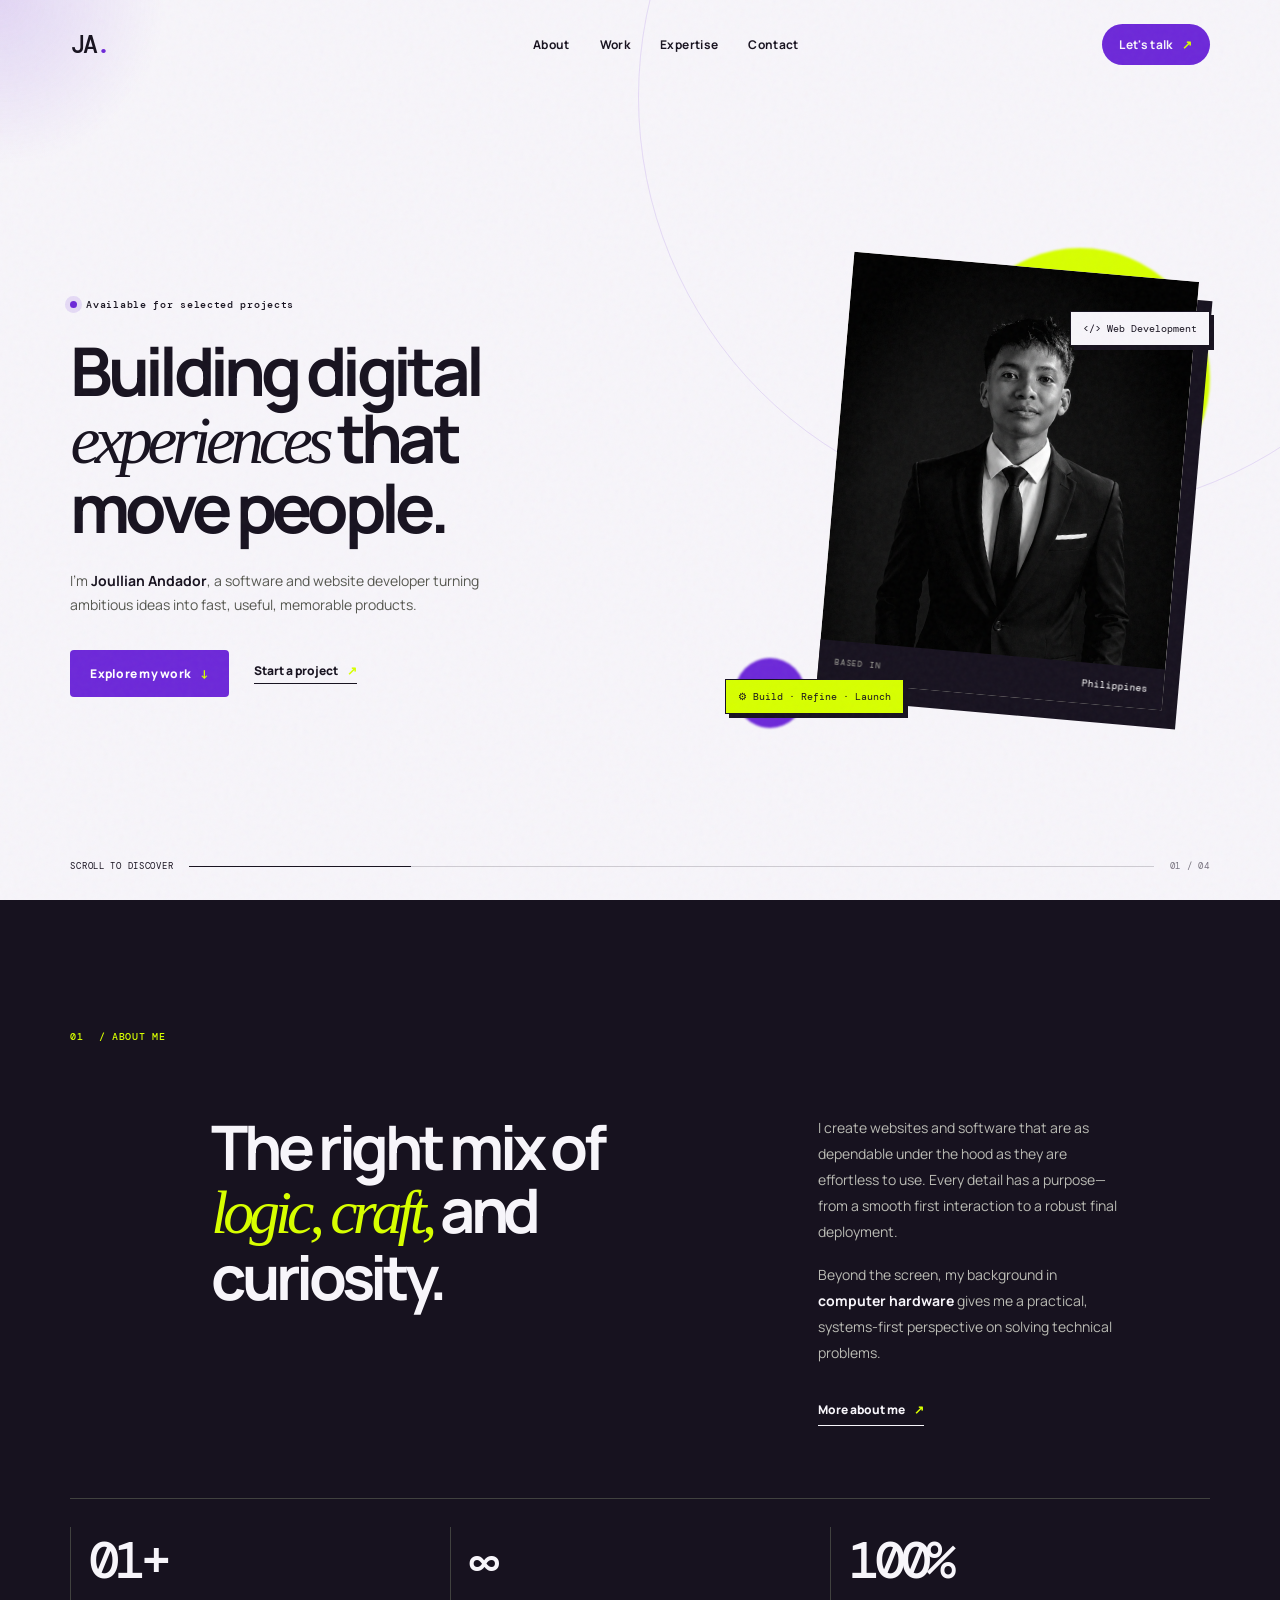
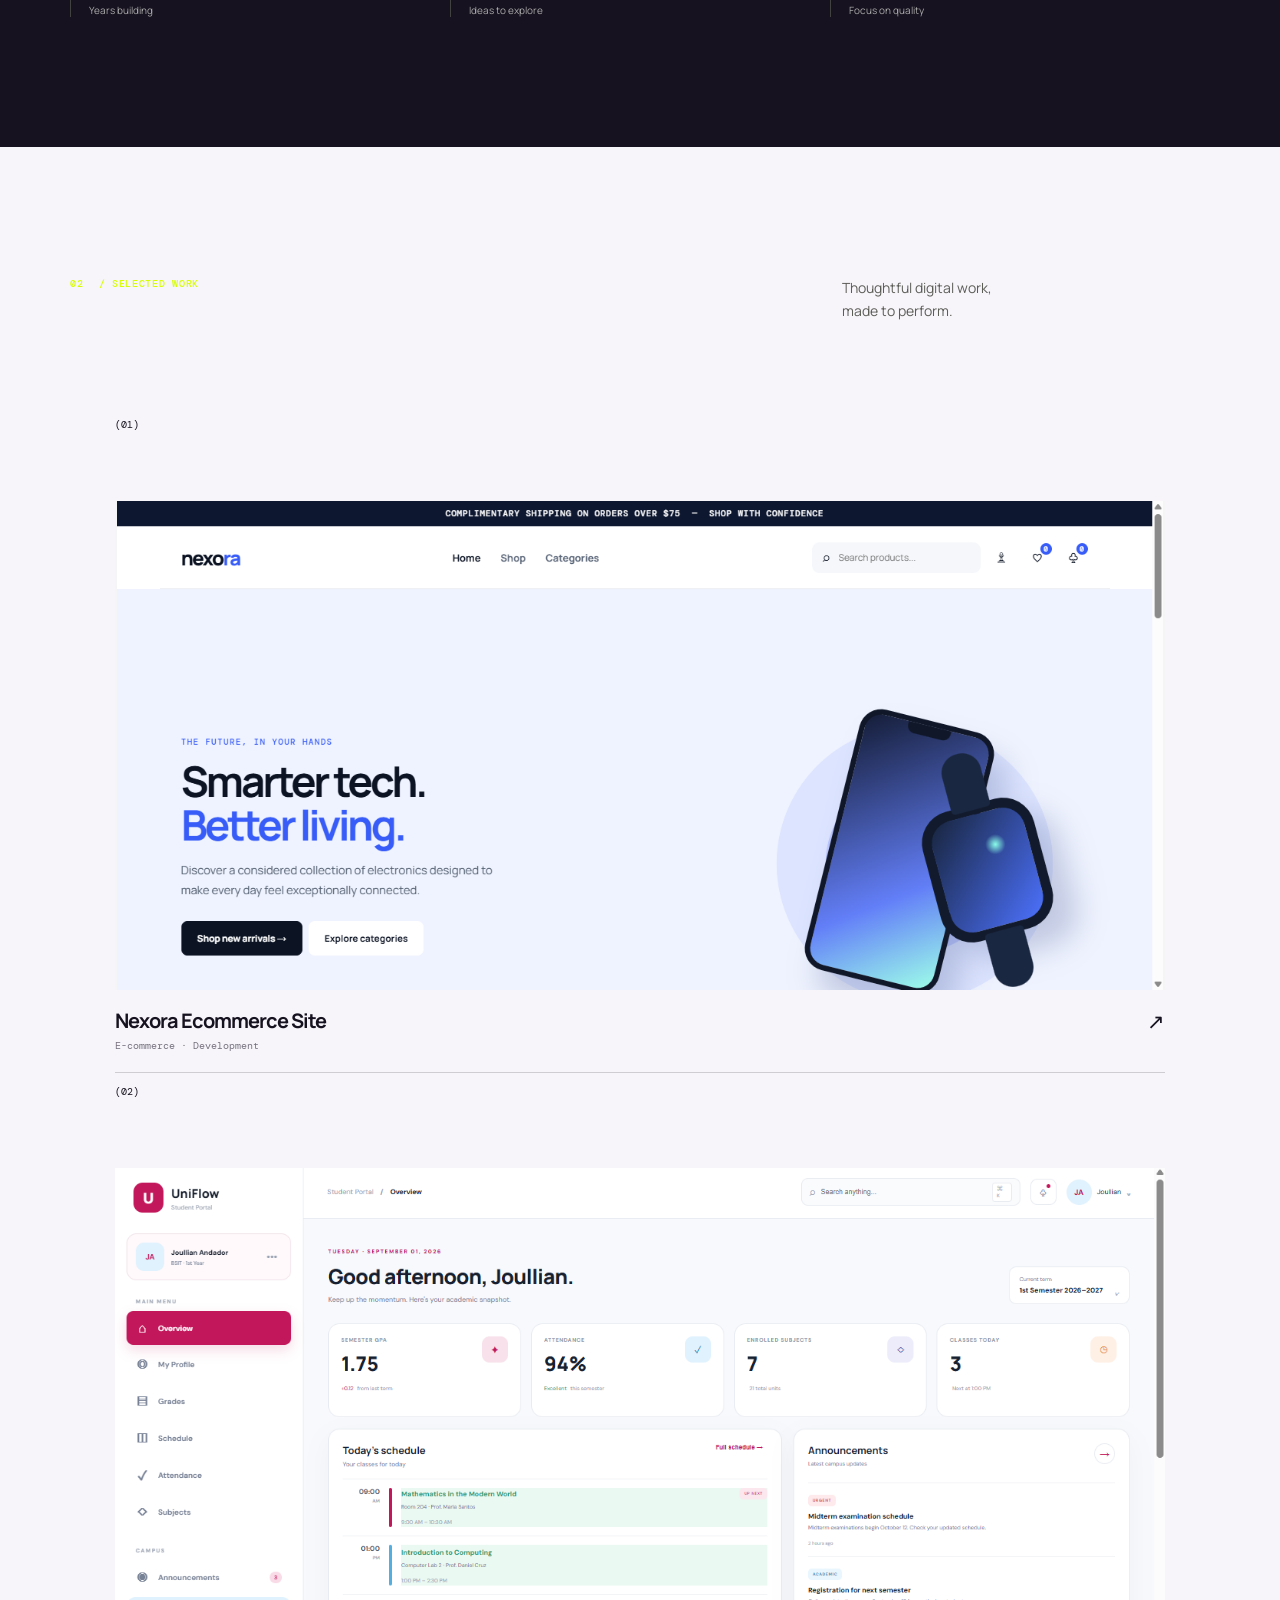
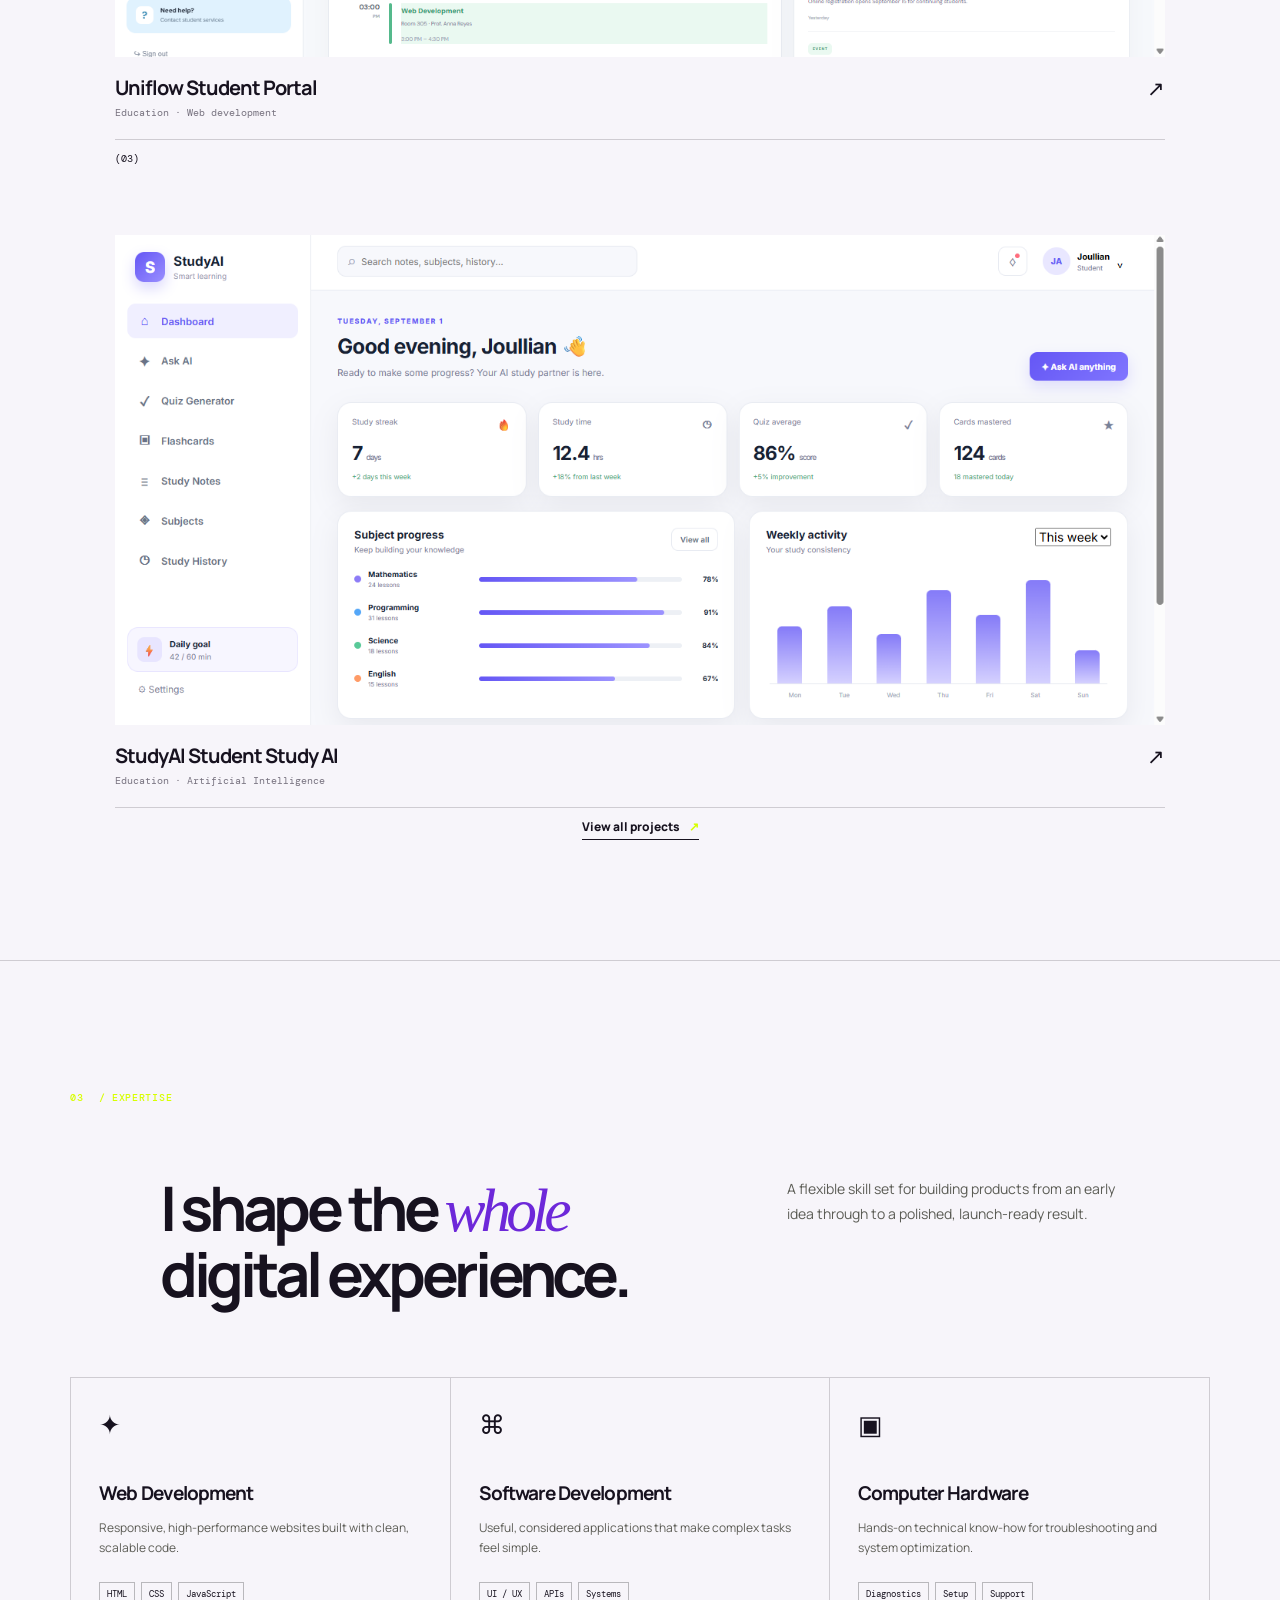
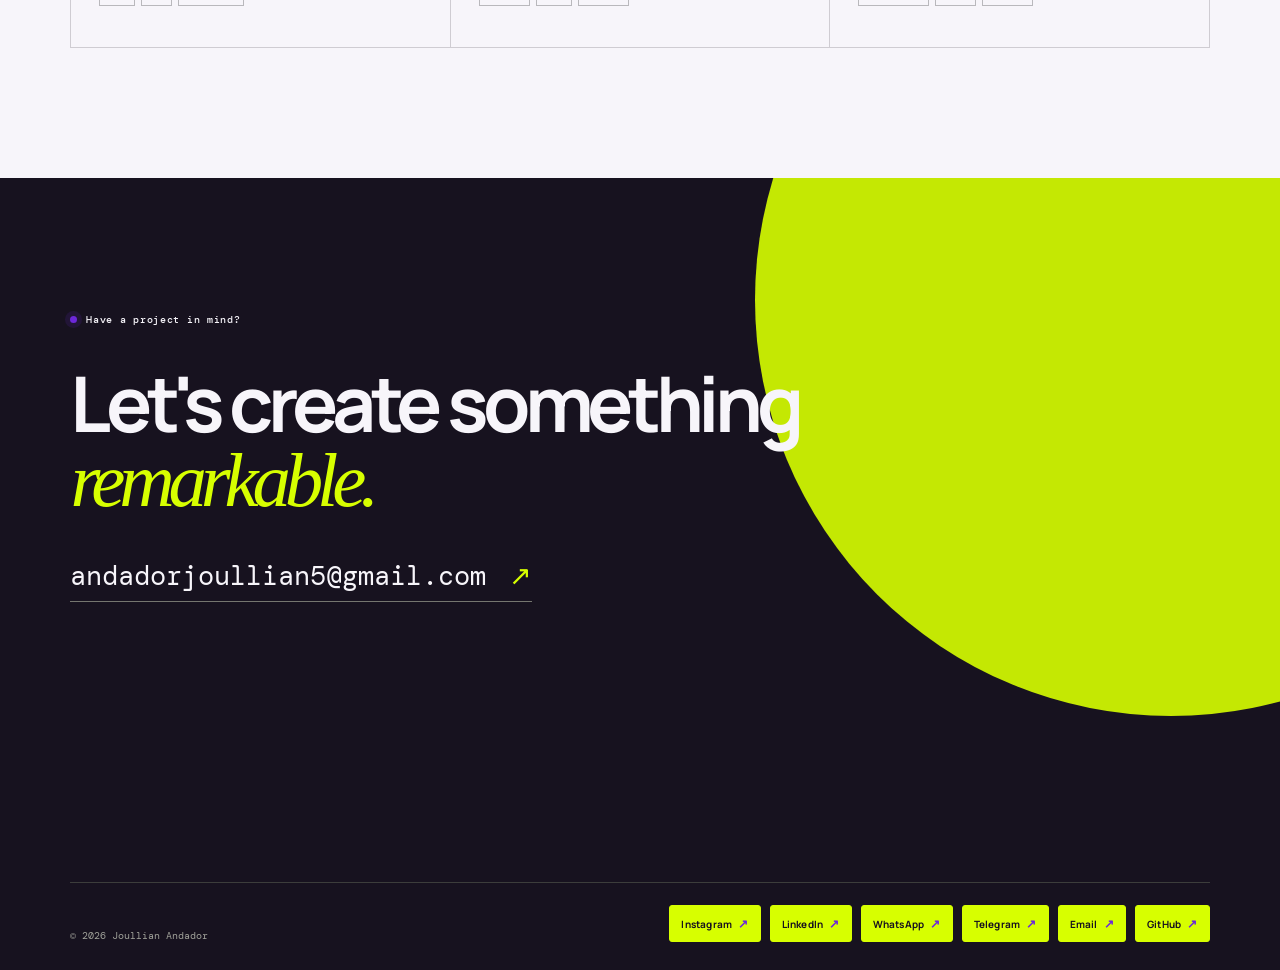
<file: index.html>
<!DOCTYPE html>
<html lang="en">
  <head>
    <meta charset="UTF-8" />
    <meta name="viewport" content="width=device-width, initial-scale=1.0" />
    <meta name="description" content="Joullian Andador — Software and Website Developer portfolio." />
    <title>Joullian Andador | Developer Portfolio</title>
    <link rel="preconnect" href="https://fonts.googleapis.com" />
    <link rel="preconnect" href="https://fonts.gstatic.com" crossorigin />
    <link href="https://fonts.googleapis.com/css2?family=DM+Mono:wght@400;500&family=Manrope:wght@400;500;600;700;800&display=swap" rel="stylesheet" />
    <link rel="stylesheet" href="styles.css" />
  </head>
  <body>
    <div class="noise"></div>
    <div class="cursor-glow"></div>

    <header class="site-header">
      <a class="brand" href="#home" aria-label="Joullian Andador home">JA<span>.</span></a>
      <button class="menu-toggle" aria-label="Open navigation" aria-expanded="false"><i></i><i></i></button>
      <nav class="nav" aria-label="Main navigation">
        <a href="#about">About</a><a href="#work">Work</a><a href="#skills">Expertise</a><a href="#contact">Contact</a>
      </nav>
      <a class="header-cta" href="#contact">Let's talk <span>↗</span></a>
    </header>

    <main>
      <section class="hero" id="home">
        <div class="hero-copy reveal">
          <p class="eyebrow"><span></span> Available for selected projects</p>
          <h1>Building digital<br /><em>experiences</em> that<br />move people.</h1>
          <p class="hero-intro">I'm <strong>Joullian Andador</strong>, a software and website developer turning ambitious ideas into fast, useful, memorable products.</p>
          <div class="hero-actions"><a class="button button-primary" href="#work">Explore my work <span>↓</span></a><a class="text-link" href="#contact">Start a project <span>↗</span></a></div>
        </div>
        <div class="hero-visual reveal delay-1">
          <div class="orb orb-one"></div><div class="orb orb-two"></div>
          <div class="portrait-card" data-tilt>
            <!-- Replace assets/profile.png with your own picture when needed. -->
            <img src="assets/profile.png" alt="Joullian Andador" onerror="this.style.display='none';this.nextElementSibling.style.display='grid'" />
            <div class="portrait-fallback"><span>JA</span><small>YOUR PHOTO</small></div>
            <div class="portrait-label"><span>BASED IN</span><b>Philippines</b></div>
          </div>
          <div class="floating-tag tag-code">&lt;/&gt; Web Development</div><div class="floating-tag tag-build">⚙ Build · Refine · Launch</div>
        </div>
        <div class="hero-bottom"><span>SCROLL TO DISCOVER</span><div class="scroll-line"></div><span>01 / 04</span></div>
      </section>

      <section class="about section" id="about">
        <p class="section-index">01 <span>/ ABOUT ME</span></p>
        <div class="about-grid">
          <h2 class="reveal">The right mix of <em>logic, craft,</em> and curiosity.</h2>
          <div class="about-text reveal delay-1"><p>I create websites and software that are as dependable under the hood as they are effortless to use. Every detail has a purpose—from a smooth first interaction to a robust final deployment.</p><p>Beyond the screen, my background in <strong>computer hardware</strong> gives me a practical, systems-first perspective on solving technical problems.</p><a class="text-link" href="about.html">More about me <span>↗</span></a></div>
        </div>
        <div class="stats reveal"><div><strong>01+</strong><span>Years building</span></div><div><strong>∞</strong><span>Ideas to explore</span></div><div><strong>100%</strong><span>Focus on quality</span></div></div>
      </section>

      <section class="work section" id="work">
        <div class="section-heading"><p class="section-index">02 <span>/ SELECTED WORK</span></p><p>Thoughtful digital work,<br />made to perform.</p></div>
       <div class="project-list">


  <a class="project project-a reveal" href="#" aria-label="View project one">
    <div class="project-number">(01)</div>

    <div class="project-art art-a">
      <a href="https://joullianandador07.github.io/Joullian-ecommerce-site/"><img src="assets/ecommerce.png" alt="Nexora Ecommerce"></a>
    </div>

    <div class="project-info">
      <div>
        <h3>Nexora Ecommerce Site</h3>
        <p>E-commerce · Development</p>
      </div>
      <span class="project-arrow">↗</span>
    </div>
  </a>


  <!-- PROJECT 02 -->
  <a class="project project-b reveal" href="#" aria-label="View project two">
    <div class="project-number">(02)</div>

    <div class="project-art art-b">
      <a href="https://joullianandador07.github.io/Joullian-student-portal/"><img src="assets/student portal.png" alt="Student Portal"></a>
    </div>

    <div class="project-info">
      <div>
        <h3>Uniflow Student Portal</h3>
        <p>Education · Web development</p>
      </div>
      <span class="project-arrow">↗</span>
    </div>
  </a>


  <!-- PROJECT 03 -->
  <a class="project project-c reveal" href="#" aria-label="View project three">
    <div class="project-number">(03)</div>

    <div class="project-art art-c">
      <a href="https://joullianandador07.github.io/Joullian-ai-study-assistant/"><img src="assets/student study ai.png" alt="StudyAi"></a>
    </div>

    <div class="project-info">
      <div>
        <h3>StudyAI Student Study AI</h3>
        <p>Education · Artificial Intelligence </p>
      </div>
      <span class="project-arrow">↗</span>
    </div>
  </a>

</div>
        <a class="all-work text-link" href="projects.html">View all projects <span>↗</span></a>
      </section>

      <section class="skills section" id="skills">
        <p class="section-index">03 <span>/ EXPERTISE</span></p>
        <div class="skills-head"><h2 class="reveal">I shape the <em>whole</em><br />digital experience.</h2><p class="reveal delay-1">A flexible skill set for building products from an early idea through to a polished, launch-ready result.</p></div>
        <div class="skill-grid">
          <article class="skill-card reveal"><span class="skill-icon">✦</span><h3>Web Development</h3><p>Responsive, high-performance websites built with clean, scalable code.</p><div class="chips"><span>HTML</span><span>CSS</span><span>JavaScript</span></div></article>
          <article class="skill-card reveal delay-1"><span class="skill-icon">⌘</span><h3>Software Development</h3><p>Useful, considered applications that make complex tasks feel simple.</p><div class="chips"><span>UI / UX</span><span>APIs</span><span>Systems</span></div></article>
          <article class="skill-card reveal delay-2"><span class="skill-icon">▣</span><h3>Computer Hardware</h3><p>Hands-on technical know-how for troubleshooting and system optimization.</p><div class="chips"><span>Diagnostics</span><span>Setup</span><span>Support</span></div></article>
        </div>
      </section>

      <section class="contact" id="contact">
        <div class="contact-orb"></div><p class="eyebrow reveal"><span></span> Have a project in mind?</p><h2 class="reveal delay-1">Let's create something<br /><em>remarkable.</em></h2><a class="contact-email reveal delay-2" href="mailto:andadorjoullian5@gmail.com">andadorjoullian5@gmail.com <span>↗</span></a>
        <div class="contact-footer"><p>© <span id="year"></span> Joullian Andador</p><div class="socials"><a href="https://instagram.com/yourusername" target="_blank" rel="noreferrer">Instagram <span>↗</span></a><a href="https://linkedin.com/in/yourusername" target="_blank" rel="noreferrer">LinkedIn <span>↗</span></a><a href="https://wa.me/yourphonenumber" target="_blank" rel="noreferrer">WhatsApp <span>↗</span></a><a href="https://t.me/yourusername" target="_blank" rel="noreferrer">Telegram <span>↗</span></a><a href="mailto:hello@yourdomain.com">Email <span>↗</span></a><a href="https://github.com/yourusername" target="_blank" rel="noreferrer">GitHub <span>↗</span></a></div></div>
      </section>
    </main>
    <script src="script.js"></script>
  </body>
</html>
</file>
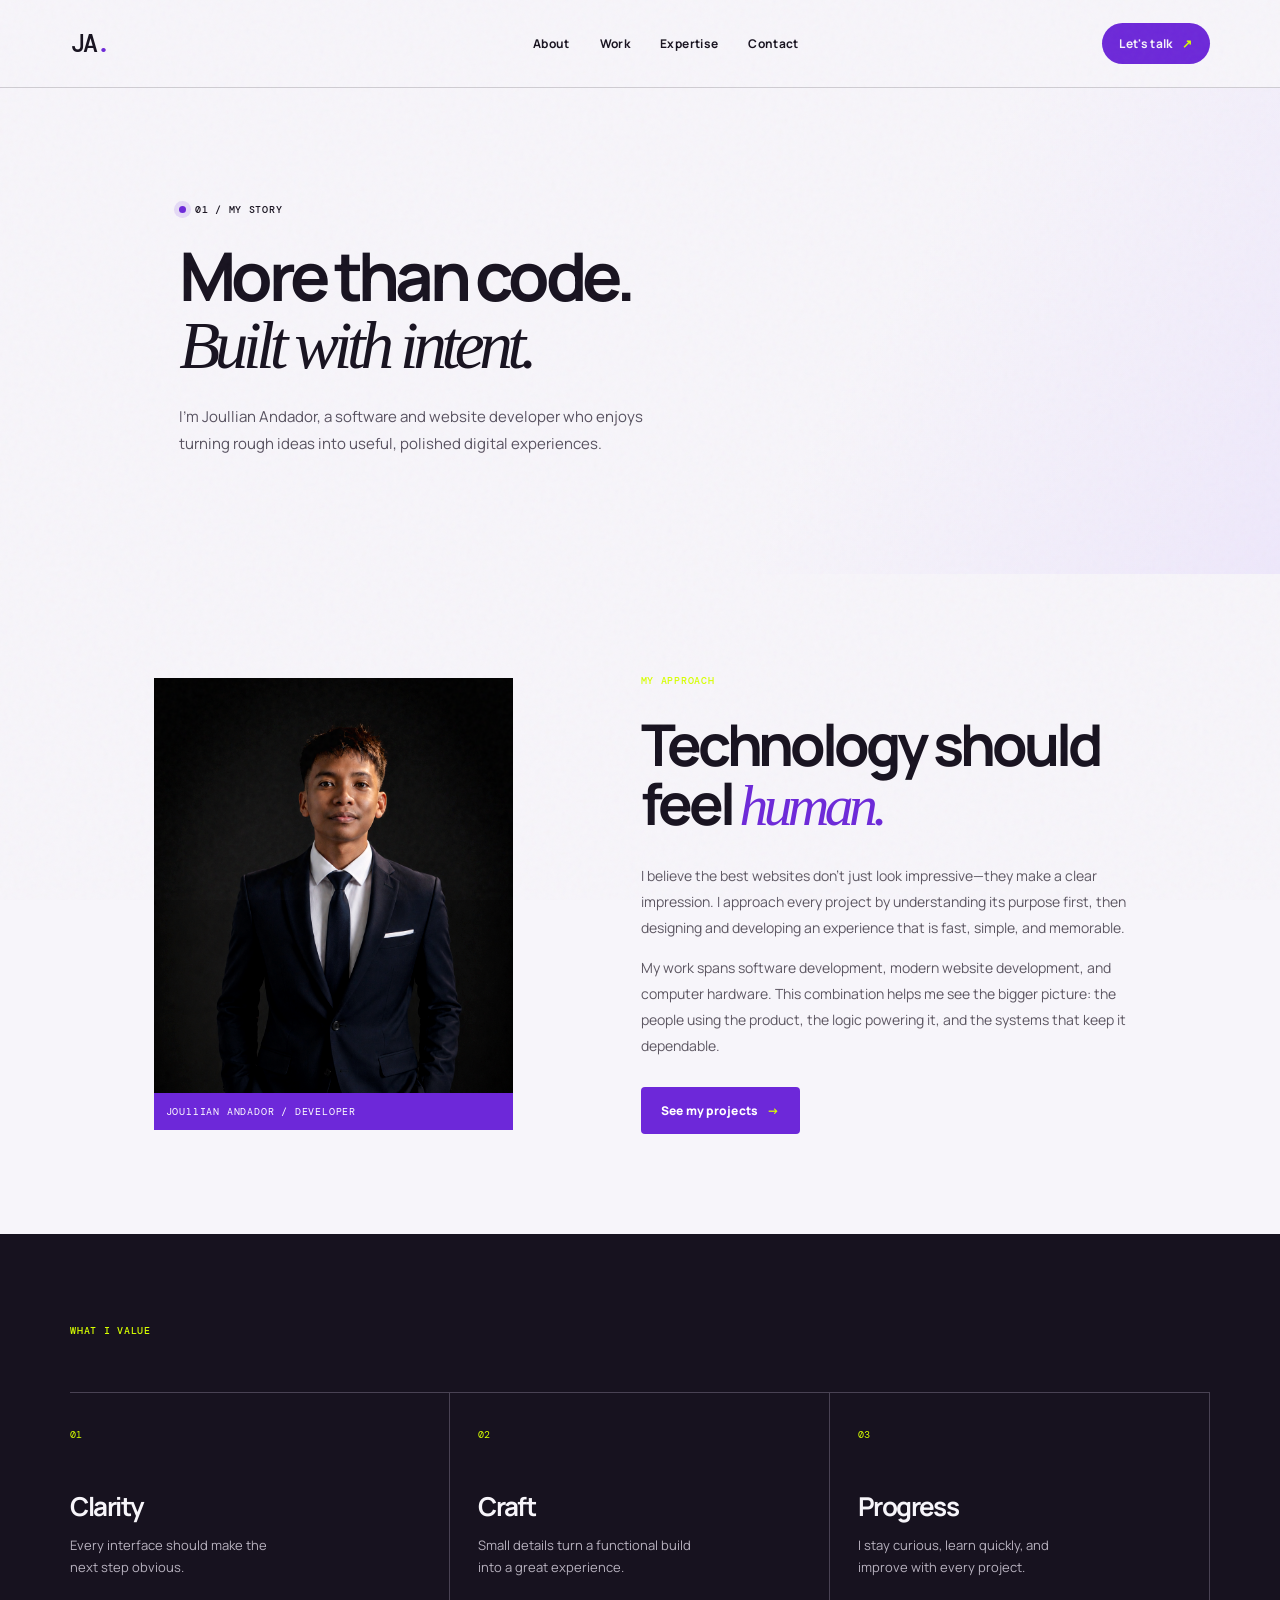
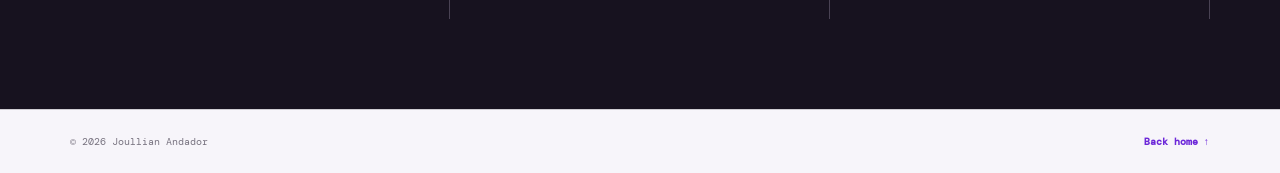
<file: about.html>
<!DOCTYPE html>
<html lang="en">
<head><meta charset="UTF-8"><meta name="viewport" content="width=device-width,initial-scale=1.0"><meta name="description" content="More about Joullian Andador."><title>About | Joullian Andador</title><link rel="preconnect" href="https://fonts.googleapis.com"><link rel="preconnect" href="https://fonts.gstatic.com" crossorigin><link href="https://fonts.googleapis.com/css2?family=DM+Mono:wght@400;500&family=Manrope:wght@400;500;600;700;800&display=swap" rel="stylesheet"><link rel="stylesheet" href="styles.css"></head>
<body class="inner-page"><div class="noise"></div><header class="site-header inner-header"><a class="brand" href="index.html">JA<span>.</span></a><nav class="nav"><a href="index.html#about">About</a><a href="projects.html">Work</a><a href="index.html#skills">Expertise</a><a href="index.html#contact">Contact</a></nav><a class="header-cta" href="index.html#contact">Let's talk <span>↗</span></a></header>
<main><section class="page-hero"><p class="eyebrow"><span></span> 01 / MY STORY</p><h1>More than code.<br><em>Built with intent.</em></h1><p>I'm Joullian Andador, a software and website developer who enjoys turning rough ideas into useful, polished digital experiences.</p></section><section class="bio-section"><div class="bio-image"><img src="assets/profile.png" alt="Joullian Andador"><span>JOUllIAN ANDADOR / DEVELOPER</span></div><div class="bio-copy"><p class="section-index">MY APPROACH</p><h2>Technology should feel <em>human.</em></h2><p>I believe the best websites don't just look impressive—they make a clear impression. I approach every project by understanding its purpose first, then designing and developing an experience that is fast, simple, and memorable.</p><p>My work spans software development, modern website development, and computer hardware. This combination helps me see the bigger picture: the people using the product, the logic powering it, and the systems that keep it dependable.</p><a class="button button-primary" href="projects.html">See my projects <span>→</span></a></div></section><section class="principles"><p class="section-index">WHAT I VALUE</p><div class="principle-grid"><article><span>01</span><h3>Clarity</h3><p>Every interface should make the next step obvious.</p></article><article><span>02</span><h3>Craft</h3><p>Small details turn a functional build into a great experience.</p></article><article><span>03</span><h3>Progress</h3><p>I stay curious, learn quickly, and improve with every project.</p></article></div></section></main><footer class="mini-footer"><span>© <span id="year"></span> Joullian Andador</span><a href="index.html">Back home ↑</a></footer><script src="script.js"></script></body></html>
</file>
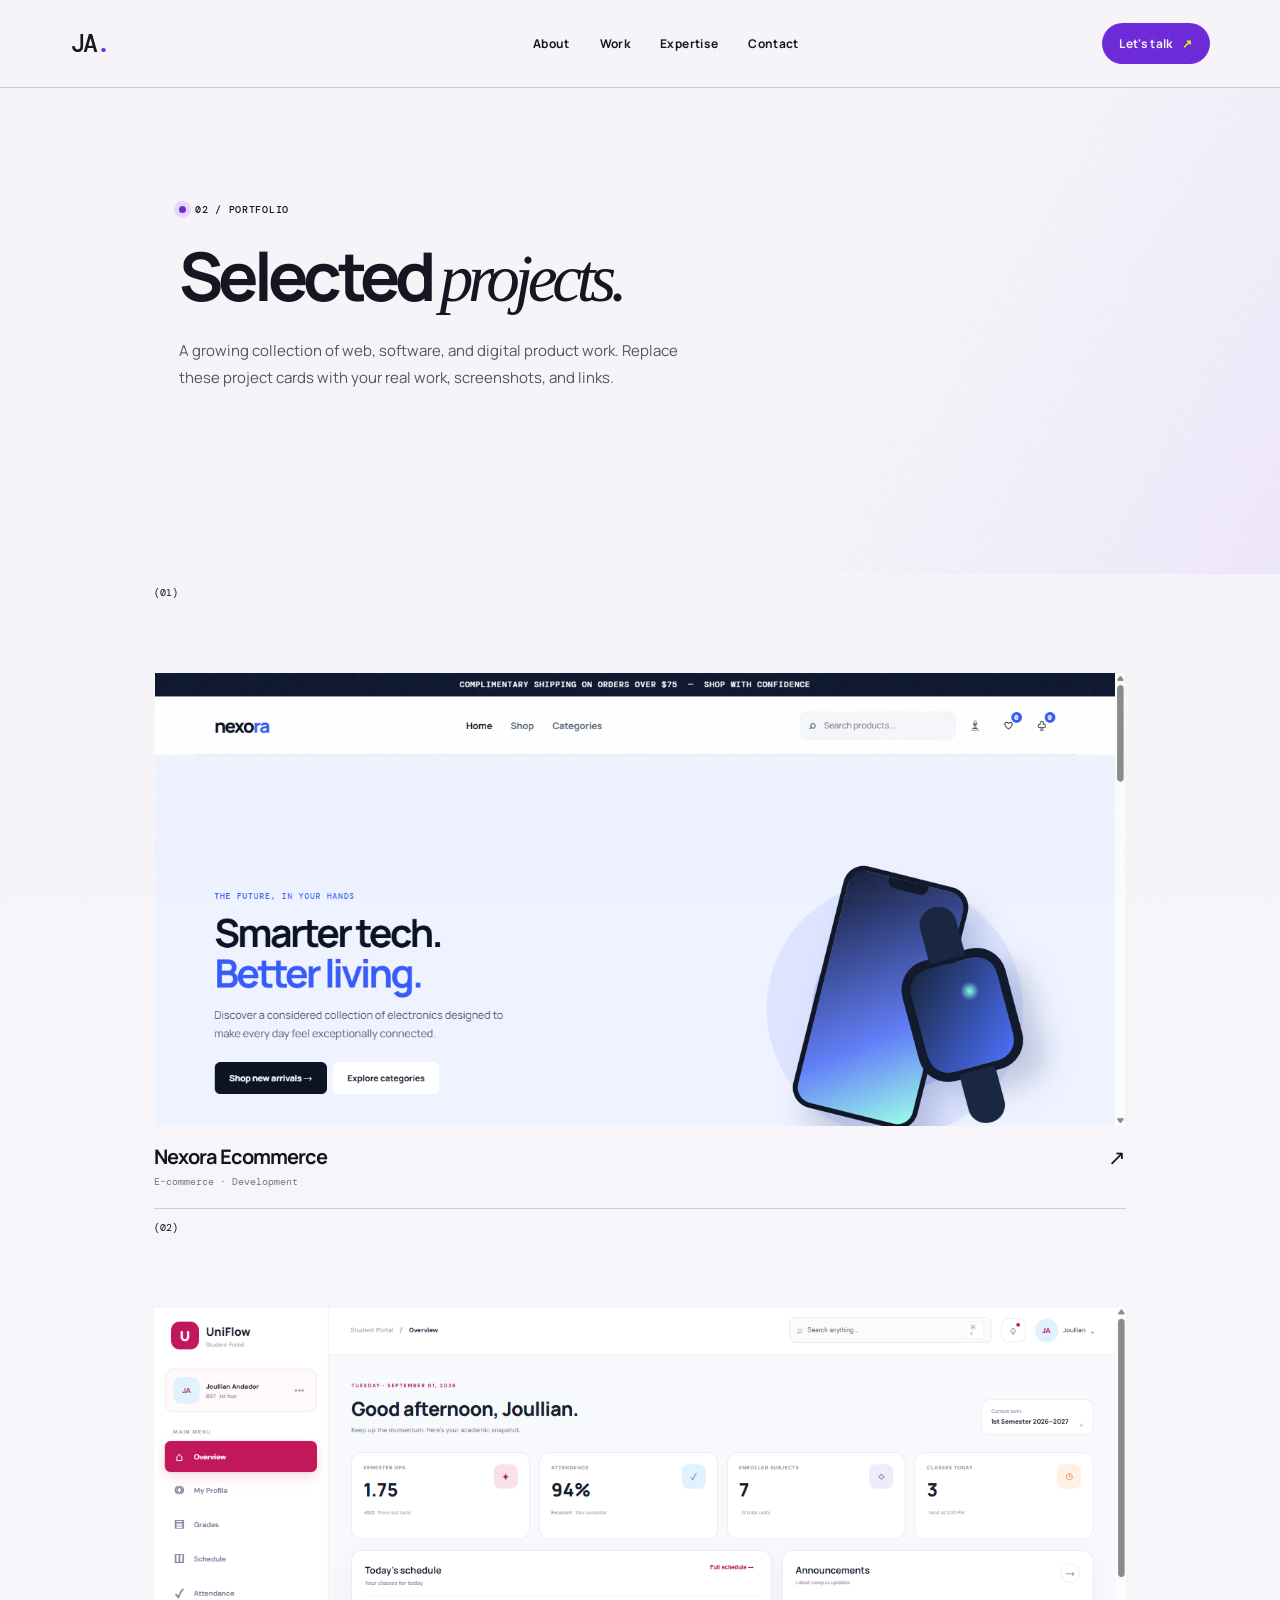
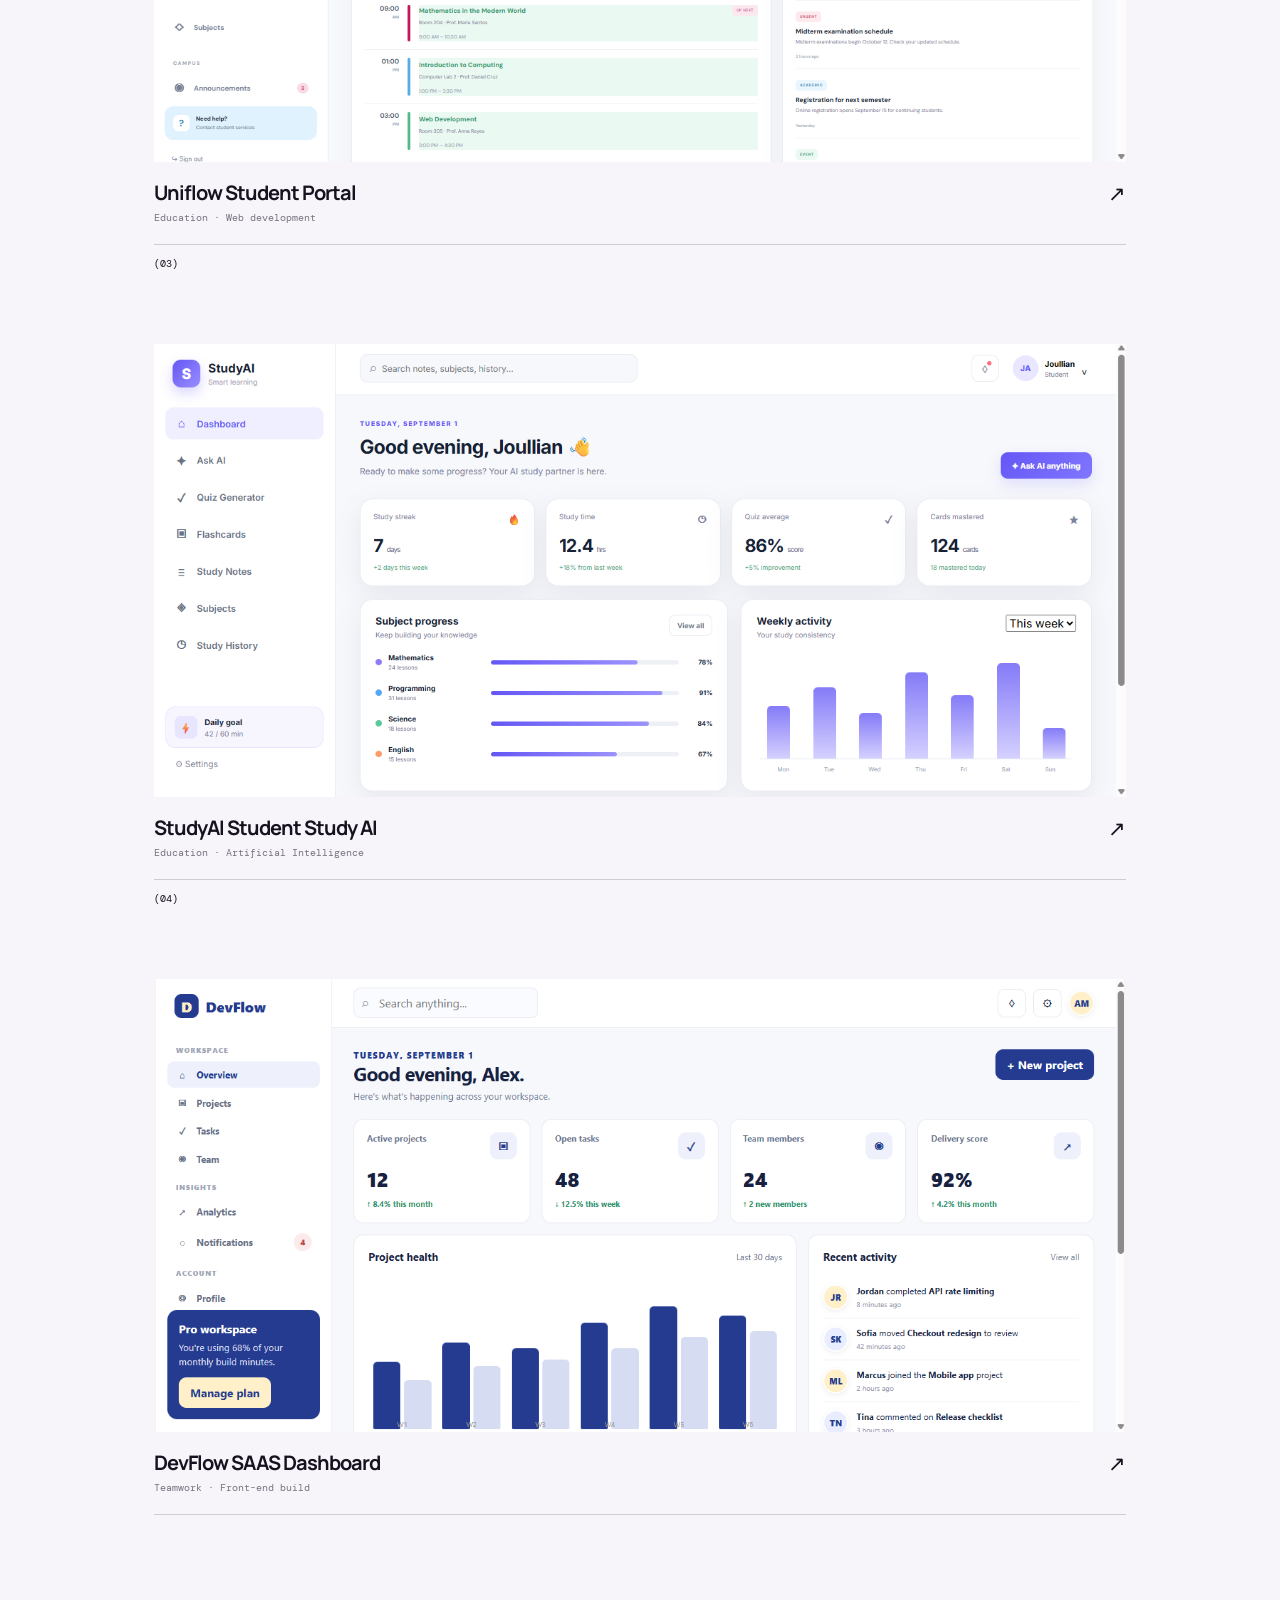
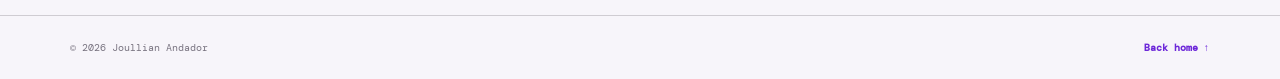
<file: projects.html>
<!doctype html>
<html lang="en">
  <head>
    <meta charset="UTF-8" />
    <meta name="viewport" content="width=device-width,initial-scale=1.0" />
    <meta name="description" content="Selected projects by Joullian Andador." />
    <title>Projects | Joullian Andador</title>
    <link rel="preconnect" href="https://fonts.googleapis.com" />
    <link rel="preconnect" href="https://fonts.gstatic.com" crossorigin />
    <link
      href="https://fonts.googleapis.com/css2?family=DM+Mono:wght@400;500&family=Manrope:wght@400;500;600;700;800&display=swap"
      rel="stylesheet"
    />
    <link rel="stylesheet" href="styles.css" />
  </head>
  <body class="inner-page">
    <div class="noise"></div>
    <header class="site-header inner-header">
      <a class="brand" href="index.html">JA<span>.</span></a>
      <nav class="nav">
        <a href="about.html">About</a><a href="projects.html">Work</a
        ><a href="index.html#skills">Expertise</a
        ><a href="index.html#contact">Contact</a>
      </nav>
      <a class="header-cta" href="index.html#contact"
        >Let's talk <span>↗</span></a
      >
    </header>
    <main>
      <section class="page-hero project-page-hero">
        <p class="eyebrow"><span></span> 02 / PORTFOLIO</p>
        <h1>Selected <em>projects.</em></h1>
        <p>
          A growing collection of web, software, and digital product work.
          Replace these project cards with your real work, screenshots, and
          links.
        </p>
      </section>
      <section class="all-projects">

  <!-- PROJECT 01 -->
  <a class="project project-a" href="#">
    <div class="project-number">(01)</div>

    <div class="project-art art-a">
      <a href="https://joullianandador07.github.io/Joullian-ecommerce-site/"><img src="assets/ecommerce.png" alt="Nexora Ecommerce"></a>
    </div>

    <div class="project-info">
      <div>
        <h3>Nexora Ecommerce</h3>
        <p>E-commerce · Development</p>
      </div>
      <span class="project-arrow">↗</span>
    </div>
  </a>


  <!-- PROJECT 02 -->
  <a class="project project-b" href="#">
    <div class="project-number">(02)</div>

    <div class="project-art art-b">
      <a href="https://joullianandador07.github.io/Joullian-student-portal/"><img src="assets/student portal.png" alt="Student Portal"></a>
    </div>

    <div class="project-info">
      <div>
        <h3>Uniflow Student Portal</h3>
        <p>Education · Web development</p>
      </div>
      <span class="project-arrow">↗</span>
    </div>
  </a>


  <!-- PROJECT 03 -->
  <a class="project project-c" href="#">
    <div class="project-number">(03)</div>

    <div class="project-art art-c">
      <a href="https://joullianandador07.github.io/Joullian-ai-study-assistant/"><img src="assets/student study ai.png" alt="StudyAI"></a>
    </div>

    <div class="project-info">
      <div>
        <h3>StudyAI Student Study AI</h3>
        <p>Education ·  Artificial Intelligence</p>
      </div>
      <span class="project-arrow">↗</span>
    </div>
  </a>


  <!-- PROJECT 04 -->
  <a class="project project-d" href="#">
    <div class="project-number">(04)</div>

    <div class="project-art art-d">
      <a href="https://joullianandador07.github.io/Joullian-saas-dashboard/"><img src="assets/saas dashboard.png" alt="Saas Dashboard"></a>
    </div>

    <div class="project-info">
      <div>
        <h3>DevFlow SAAS Dashboard</h3>
        <p>Teamwork · Front-end build</p>
      </div>
      <span class="project-arrow">↗</span>
    </div>
  </a>

</section>
    </main>
    <footer class="mini-footer">
      <span>© <span id="year"></span> Joullian Andador</span
      ><a href="index.html">Back home ↑</a>
    </footer>
    <script src="script.js"></script>
  </body>
</html>
</file>
<file: styles.css>
:root {
  --ink: #101112;
  --paper: #f2f0eb;
  --lime: #cdff37;
  --muted: #85857e;
  --line: rgba(16, 17, 18, 0.18);
}
* {
  box-sizing: border-box;
}
html {
  scroll-behavior: smooth;
}
body {
  margin: 0;
  background: var(--paper);
  color: var(--ink);
  font-family: Manrope, Arial, sans-serif;
  overflow-x: hidden;
}
.noise {
  position: fixed;
  inset: 0;
  opacity: 0.045;
  pointer-events: none;
  z-index: 10;
  background-image: url("data:image/svg+xml,%3Csvg viewBox='0 0 180 180' xmlns='http://www.w3.org/2000/svg'%3E%3Cfilter id='n'%3E%3CfeTurbulence type='fractalNoise' baseFrequency='.95' numOctaves='4' stitchTiles='stitch'/%3E%3C/filter%3E%3Crect width='100%25' height='100%25' filter='url(%23n)' opacity='.8'/%3E%3C/svg%3E");
}
.cursor-glow {
  position: fixed;
  width: 360px;
  height: 360px;
  border-radius: 50%;
  background: radial-gradient(
    circle,
    rgba(205, 255, 55, 0.16),
    transparent 65%
  );
  pointer-events: none;
  z-index: 0;
  transform: translate(-50%, -50%);
  transition: opacity 0.3s;
}
.site-header {
  height: 88px;
  display: flex;
  align-items: center;
  justify-content: space-between;
  padding: 0 5.5vw;
  position: absolute;
  width: 100%;
  z-index: 4;
}
.brand {
  color: var(--ink);
  text-decoration: none;
  font-family: "DM Mono", monospace;
  font-size: 25px;
  font-weight: 500;
  letter-spacing: -2px;
}
.brand span {
  color: #78a400;
}
.nav {
  display: flex;
  gap: 30px;
  margin-left: 120px;
}
.nav a,
.header-cta,
.socials a {
  color: var(--ink);
  text-decoration: none;
  font-size: 12px;
  font-weight: 700;
  letter-spacing: 0.03em;
}
.nav a {
  position: relative;
}
.nav a:after {
  content: "";
  position: absolute;
  bottom: -5px;
  left: 0;
  width: 0;
  height: 1px;
  background: var(--ink);
  transition: width 0.25s;
}
.nav a:hover:after {
  width: 100%;
}
.header-cta {
  background: var(--ink);
  color: var(--paper);
  padding: 12px 17px;
  border-radius: 50px;
}
.header-cta span,
.button span,
.text-link span,
.contact-email span {
  color: var(--lime);
  margin-left: 7px;
}
.menu-toggle {
  display: none;
}
.hero {
  position: relative;
  min-height: 100vh;
  padding: 170px 5.5vw 75px;
  display: grid;
  grid-template-columns: 1.15fr 0.85fr;
  align-items: center;
  overflow: hidden;
}
.hero:before {
  content: "";
  position: absolute;
  width: 65vw;
  height: 65vw;
  max-width: 900px;
  max-height: 900px;
  border-radius: 50%;
  border: 1px solid rgba(16, 17, 18, 0.07);
  right: -15vw;
  top: -25vw;
}
.hero-copy {
  position: relative;
  z-index: 2;
}
.eyebrow,
.section-index {
  font-family: "DM Mono", monospace;
  font-size: 10px;
  letter-spacing: 0.07em;
  font-weight: 500;
}
.eyebrow {
  display: flex;
  align-items: center;
  gap: 9px;
  margin: 0 0 26px;
}
.eyebrow span {
  display: inline-block;
  width: 7px;
  height: 7px;
  border-radius: 50%;
  background: #92c900;
  box-shadow: 0 0 0 5px rgba(146, 201, 0, 0.13);
}
h1,
h2,
h3,
p {
  margin-top: 0;
}
h1 {
  font-size: clamp(45px, 5.25vw, 83px);
  letter-spacing: -0.07em;
  line-height: 0.99;
  font-weight: 700;
  margin-bottom: 28px;
}
em {
  font-family: Georgia, serif;
  font-weight: 400;
  letter-spacing: -0.08em;
}
.hero-intro {
  max-width: 435px;
  font-size: 14px;
  line-height: 1.75;
  color: #55564f;
}
.hero-intro strong {
  color: var(--ink);
}
.hero-actions {
  display: flex;
  align-items: center;
  gap: 25px;
  margin-top: 32px;
}
.button {
  display: inline-block;
  text-decoration: none;
  font-size: 12px;
  font-weight: 800;
  letter-spacing: 0.02em;
  padding: 15px 20px;
  border-radius: 4px;
}
.button-primary {
  background: var(--ink);
  color: white;
  box-shadow: 0 7px 0 transparent;
  transition:
    transform 0.25s,
    box-shadow 0.25s;
}
.button-primary:hover {
  transform: translateY(-4px);
  box-shadow: 0 10px 18px rgba(0, 0, 0, 0.16);
}
.text-link {
  font-size: 12px;
  font-weight: 800;
  color: var(--ink);
  text-decoration: none;
  border-bottom: 1px solid var(--ink);
  padding-bottom: 4px;
  transition: color 0.2s;
}
.text-link:hover {
  color: #6a9000;
}
.hero-visual {
  height: 500px;
  position: relative;
  z-index: 1;
}
.portrait-card {
  width: min(27vw, 350px);
  height: 430px;
  position: absolute;
  right: 6%;
  top: 18px;
  background: #d8d5cf;
  overflow: hidden;
  transform: rotate(5deg);
  box-shadow: 15px 18px 0 var(--ink);
  transition: transform 0.4s ease;
}
.portrait-card img {
  width: 100%;
  height: 100%;
  object-fit: cover;
  filter: grayscale(1) contrast(1.05);
}
.portrait-fallback {
  height: 100%;
  place-items: center;
  background: linear-gradient(145deg, #b6b4ac, #dfddd6);
  font-family: "DM Mono", monospace;
  color: #f6f4ef;
  display: none;
  position: relative;
}
.portrait-fallback span {
  font-size: clamp(75px, 10vw, 135px);
  font-weight: 500;
  letter-spacing: -12px;
}
.portrait-fallback small {
  position: absolute;
  bottom: 22px;
  letter-spacing: 0.18em;
  font-size: 9px;
}
.portrait-label {
  position: absolute;
  bottom: 0;
  left: 0;
  right: 0;
  padding: 14px 16px;
  background: var(--ink);
  color: white;
  display: flex;
  justify-content: space-between;
  align-items: center;
  font-family: "DM Mono", monospace;
}
.portrait-label span {
  font-size: 8px;
  color: #a5a59d;
  letter-spacing: 0.1em;
}
.portrait-label b {
  font-size: 10px;
  font-weight: 400;
}
.orb {
  position: absolute;
  border-radius: 50%;
  filter: blur(1px);
}
.orb-one {
  width: 260px;
  height: 260px;
  background: var(--lime);
  right: 0;
  top: 0;
}
.orb-two {
  width: 70px;
  height: 70px;
  background: #fe7657;
  left: 2%;
  bottom: 20px;
}
.floating-tag {
  position: absolute;
  font-family: "DM Mono", monospace;
  font-size: 10px;
  background: var(--paper);
  border: 1px solid var(--ink);
  padding: 10px 12px;
  box-shadow: 4px 4px 0 var(--ink);
}
.tag-code {
  right: 0;
  top: 63px;
}
.tag-build {
  left: 0;
  bottom: 34px;
  background: var(--lime);
}
.hero-bottom {
  position: absolute;
  bottom: 28px;
  left: 5.5vw;
  right: 5.5vw;
  display: flex;
  align-items: center;
  gap: 16px;
  font:
    9px "DM Mono",
    monospace;
  letter-spacing: 0.08em;
}
.hero-bottom span:last-child {
  color: var(--muted);
}
.scroll-line {
  height: 1px;
  flex: 1;
  background: var(--line);
  position: relative;
}
.scroll-line:after {
  content: "";
  position: absolute;
  width: 23%;
  height: 1px;
  background: var(--ink);
  animation: scroll 2s infinite ease-in-out;
}
@keyframes scroll {
  50% {
    transform: translateX(300%);
  }
}
.section {
  padding: 130px 5.5vw;
}
.about {
  background: var(--ink);
  color: var(--paper);
}
.section-index {
  margin: 0;
  color: var(--lime);
}
.section-index span {
  color: inherit;
  margin-left: 8px;
}
.about-grid {
  display: grid;
  grid-template-columns: 1.2fr 0.8fr;
  gap: 12vw;
  padding: 72px 7vw 72px 11vw;
}
.about h2,
.skills h2 {
  font-size: clamp(38px, 4.8vw, 71px);
  line-height: 1.03;
  letter-spacing: -0.07em;
  margin: 0;
}
.about h2 em {
  color: var(--lime);
}
.about-text {
  max-width: 405px;
  font-size: 14px;
  line-height: 1.85;
  color: #babbb4;
}
.about-text p + p {
  margin-top: 18px;
}
.about-text strong {
  color: var(--paper);
}
.about .text-link {
  display: inline-block;
  color: var(--paper);
  border-color: var(--paper);
  margin-top: 19px;
}
.stats {
  border-top: 1px solid #41423f;
  display: grid;
  grid-template-columns: repeat(3, 1fr);
  padding-top: 28px;
}
.stats div {
  border-left: 1px solid #41423f;
  padding-left: 18px;
}
.stats strong {
  font:
    500 clamp(33px, 4vw, 57px) "DM Mono",
    monospace;
  display: block;
  letter-spacing: -0.1em;
}
.stats span {
  font-size: 10px;
  color: #aaa;
  display: block;
  margin-top: 9px;
}
.work {
  padding-bottom: 110px;
}
.section-heading {
  display: flex;
  justify-content: space-between;
  align-items: flex-start;
  margin-bottom: 70px;
}
.section-heading > p:last-child {
  font-size: 14px;
  line-height: 1.6;
  margin-right: 17vw;
  color: #5d5d58;
}
.project-list {
  max-width: 1050px;
  margin: auto;
}
.project {
  display: grid;
  grid-template-columns: 70px 1fr;
  text-decoration: none;
  color: var(--ink);
  position: relative;
  margin-bottom: 70px;
}
.project-number {
  font:
    10px "DM Mono",
    monospace;
  padding-top: 12px;
}
.project-art {
  height: 320px;
  overflow: hidden;
  display: grid;
  place-items: center;
  font-size: clamp(33px, 5vw, 68px);
  font-weight: 800;
  letter-spacing: -0.08em;
  line-height: 0.8;
  text-align: center;
  transition: transform 0.4s;
}
.project:hover .project-art {
  transform: scale(0.985);
}
.art-a {
  background: #b9eaff;
  color: #084a75;
  background-image: radial-gradient(
    circle at 50%,
    rgba(255, 255, 255, 0.8) 1px,
    transparent 1.5px
  );
  background-size: 13px 13px;
}
.art-b {
  background: #f2755c;
  color: #1e2230;
}
.art-c {
  background: #222;
  color: #e8edcf;
  background-image: linear-gradient(
    130deg,
    transparent 45%,
    #cbff36 45%,
    #cbff36 50%,
    transparent 50%
  );
}
.project-info {
  display: flex;
  justify-content: space-between;
  border-bottom: 1px solid var(--line);
  padding: 17px 0 20px;
}
.project-info h3 {
  font-size: 20px;
  letter-spacing: -0.05em;
  margin-bottom: 5px;
}
.project-info p {
  font:
    10px "DM Mono",
    monospace;
  color: var(--muted);
  margin: 0;
}
.project-arrow {
  font-size: 21px;
  transition: transform 0.25s;
}
.project:hover .project-arrow {
  transform: translate(4px, -4px);
}
.all-work {
  display: block;
  width: max-content;
  margin: 10px auto;
}
.skills {
  border-top: 1px solid var(--line);
}
.skills-head {
  display: grid;
  grid-template-columns: 1.2fr 0.8fr;
  gap: 10vw;
  padding: 72px 7vw;
}
.skills-head p {
  font-size: 14px;
  line-height: 1.8;
  color: #5b5c55;
  max-width: 360px;
}
.skills h2 em {
  color: #81aa00;
}
.skill-grid {
  display: grid;
  grid-template-columns: repeat(3, 1fr);
  border-top: 1px solid var(--line);
  border-left: 1px solid var(--line);
}
.skill-card {
  min-height: 270px;
  padding: 28px;
  border-right: 1px solid var(--line);
  border-bottom: 1px solid var(--line);
  transition:
    background 0.3s,
    transform 0.3s;
}
.skill-card:hover {
  background: var(--lime);
  transform: translateY(-7px);
}
.skill-icon {
  font-size: 26px;
}
.skill-card h3 {
  font-size: 19px;
  letter-spacing: -0.05em;
  margin: 38px 0 12px;
}
.skill-card p {
  font-size: 12px;
  color: #5c5c55;
  line-height: 1.65;
  min-height: 42px;
}
.chips {
  display: flex;
  gap: 6px;
  flex-wrap: wrap;
  margin-top: 22px;
}
.chips span {
  font:
    9px "DM Mono",
    monospace;
  border: 1px solid rgba(0, 0, 0, 0.25);
  padding: 5px 7px;
}
.contact {
  min-height: 88vh;
  position: relative;
  overflow: hidden;
  background: var(--ink);
  color: var(--paper);
  padding: 135px 5.5vw 28px;
}
.contact-orb {
  width: 65vw;
  height: 65vw;
  max-width: 850px;
  max-height: 850px;
  border-radius: 50%;
  background: var(--lime);
  position: absolute;
  right: -24vw;
  top: -23vw;
  opacity: 0.9;
}
.contact .eyebrow {
  position: relative;
}
.contact h2 {
  position: relative;
  font-size: clamp(43px, 6vw, 91px);
  line-height: 0.96;
  letter-spacing: -0.07em;
  margin: 40px 0;
}
.contact h2 em {
  color: var(--lime);
}
.contact-email {
  position: relative;
  color: var(--paper);
  font:
    clamp(18px, 2.1vw, 31px) "DM Mono",
    monospace;
  text-decoration: none;
  border-bottom: 1px solid #75766f;
  padding-bottom: 8px;
}
.contact-footer {
  position: absolute;
  left: 5.5vw;
  right: 5.5vw;
  bottom: 28px;
  display: flex;
  justify-content: space-between;
  align-items: end;
  border-top: 1px solid #3c3d3b;
  padding-top: 22px;
  font:
    10px "DM Mono",
    monospace;
  color: #a1a29a;
}
.contact-footer p {
  margin: 0;
}
.socials {
  display: flex;
  flex-wrap: wrap;
  justify-content: flex-end;
  gap: 17px;
}
.socials a {
  color: var(--paper);
  font-size: 10px;
}
.reveal {
  opacity: 0;
  transform: translateY(24px);
  transition:
    opacity 0.75s ease,
    transform 0.75s cubic-bezier(0.2, 0.8, 0.2, 1);
}
.reveal.visible {
  opacity: 1;
  transform: none;
}
.delay-1 {
  transition-delay: 0.12s;
}
.delay-2 {
  transition-delay: 0.24s;
}
@media (max-width: 760px) {
  .site-header {
    height: 72px;
    padding: 0 6vw;
  }
  .nav,
  .header-cta {
    display: none;
  }
  .menu-toggle {
    display: flex;
    width: 40px;
    height: 36px;
    flex-direction: column;
    justify-content: center;
    gap: 6px;
    background: transparent;
    border: 0;
  }
  .menu-toggle i {
    display: block;
    width: 23px;
    height: 2px;
    background: var(--ink);
    margin-left: auto;
  }
  .nav.open {
    display: flex;
    position: absolute;
    top: 71px;
    left: 0;
    right: 0;
    margin: 0;
    background: var(--paper);
    padding: 22px 6vw;
    flex-direction: column;
    gap: 20px;
    border-bottom: 1px solid var(--line);
  }
  .hero {
    padding: 122px 6vw 80px;
    display: block;
    min-height: 850px;
  }
  .hero h1 {
    font-size: clamp(46px, 13vw, 70px);
  }
  .hero-visual {
    height: 350px;
    margin-top: 35px;
  }
  .portrait-card {
    width: 215px;
    height: 285px;
    right: 11%;
    top: 22px;
    box-shadow: 10px 12px 0 var(--ink);
  }
  .orb-one {
    width: 190px;
    height: 190px;
  }
  .tag-code {
    top: 5px;
  }
  .tag-build {
    bottom: 10px;
  }
  .about-grid,
  .skills-head {
    grid-template-columns: 1fr;
    padding: 55px 0;
    gap: 30px;
  }
  .section {
    padding: 85px 6vw;
  }
  .stats {
    grid-template-columns: 1fr 1fr;
    gap: 25px;
  }
  .stats div:last-child {
    grid-column: span 2;
  }
  .section-heading {
    margin-bottom: 43px;
  }
  .section-heading > p:last-child {
    margin: 0;
    text-align: right;
    font-size: 12px;
  }
  .project {
    grid-template-columns: 1fr;
    margin-bottom: 48px;
  }
  .project-number {
    padding: 0 0 8px;
  }
  .project-art {
    height: 230px;
  }
  .project-info {
    padding: 13px 0;
  }
  .skill-grid {
    grid-template-columns: 1fr;
  }
  .skill-card {
    min-height: 230px;
  }
  .contact {
    padding: 85px 6vw 130px;
    min-height: 680px;
  }
  .contact-orb {
    width: 480px;
    height: 480px;
    right: -280px;
    top: -170px;
  }
  .contact-footer {
    left: 6vw;
    right: 6vw;
    bottom: 22px;
    display: block;
  }
  .socials {
    justify-content: flex-start;
    gap: 11px 16px;
    margin-top: 19px;
  }
  .cursor-glow {
    display: none;
  }
}

/* Purple and neon-lime visual system */
:root {
  --ink: #17121f;
  --paper: #f7f5fa;
  --purple: #6d28d9;
  --lime: #d7ff00;
  --muted: #77727f;
  --line: rgba(23, 18, 31, 0.18);
}
.brand span {
  color: var(--purple);
}
.header-cta,
.button-primary {
  background: var(--purple);
}
.eyebrow span {
  background: var(--purple);
  box-shadow: 0 0 0 5px rgba(109, 40, 217, 0.13);
}
.text-link:hover {
  color: var(--purple);
}
.orb-two {
  background: var(--purple);
}
.skills h2 em {
  color: var(--purple);
}
.cursor-glow {
  background: radial-gradient(
    circle,
    rgba(109, 40, 217, 0.15),
    transparent 65%
  );
}
.hero:before {
  border-color: rgba(109, 40, 217, 0.13);
}
.socials {
  display: flex;
  flex-wrap: wrap;
  justify-content: flex-end;
  gap: 9px;
}
.socials a {
  color: var(--ink);
  background: var(--lime);
  border: 1px solid var(--lime);
  padding: 9px 11px;
  border-radius: 3px;
  font:
    700 10px Manrope,
    Arial,
    sans-serif;
  letter-spacing: 0.02em;
  transition:
    background 0.2s,
    color 0.2s,
    transform 0.2s;
}
.socials a span {
  color: var(--purple);
  margin-left: 4px;
  font-size: 12px;
}
.socials a:hover {
  background: var(--purple);
  border-color: var(--purple);
  color: white;
  transform: translateY(-3px);
}
.socials a:hover span {
  color: var(--lime);
}
.inner-page {
  background: var(--paper);
}
.inner-header {
  position: relative;
  border-bottom: 1px solid var(--line);
}
.page-hero {
  padding: 115px 14vw 100px;
  min-height: 54vh;
  background: linear-gradient(120deg, #f7f5fa 65%, #eee8fb);
}
.page-hero h1 {
  margin: 24px 0;
}
.project-art {
    height: 450px;
    position: relative;
    overflow: hidden;
}

.project-art img {
    width: 100%;
    height: 100%;
    object-fit: contain; 
    background: #f5f5f5;
    object-fit: cover;

}

.project:hover .project-art img {
  transform: scale(1.03);
}
.page-hero > p:last-child {
  font-size: 15px;
  line-height: 1.8;
  color: #57515f;
  max-width: 500px;
}
.bio-section {
  display: grid;
  grid-template-columns: 0.85fr 1.15fr;
  gap: 10vw;
  align-items: center;
  padding: 100px 12vw;
}
.bio-image {
  position: relative;
  max-width: 390px;
}
.bio-image img {
  width: 100%;
  display: block;
  filter: contrast(1.04);
}
.bio-image span {
  display: block;
  background: var(--purple);
  color: white;
  padding: 12px;
  font:
    10px "DM Mono",
    monospace;
  letter-spacing: 0.08em;
}
.bio-copy h2 {
  font-size: clamp(38px, 4.5vw, 64px);
  letter-spacing: -0.07em;
  line-height: 1.02;
  margin: 28px 0;
}
.bio-copy h2 em {
  color: var(--purple);
}
.bio-copy > p:not(.section-index) {
  font-size: 14px;
  line-height: 1.85;
  color: #5d5762;
}
/* PROJECT PAGE IMAGES */

.project-art {
  position: relative;
  overflow: hidden;
  height: auto;
  aspect-ratio: 1365 / 636;
}

.project-art img {
  position: absolute;
  inset: 0;
  width: 100%;
  height: 100%;
  object-fit: contain;
  display: block;
  z-index: 2;
}

.project:hover .project-art img {
  transform: scale(1.02);
  transition: transform .4s ease;
}

@media(max-width:760px) {
  .project-art {
    aspect-ratio: 1365 / 636;
    height: auto;
  }
}
.bio-copy .button {
  margin-top: 14px;
}
.principles {
  padding: 90px 5.5vw;
  background: var(--ink);
  color: var(--paper);
}
.principle-grid {
  display: grid;
  grid-template-columns: repeat(3, 1fr);
  margin-top: 55px;
  border-top: 1px solid #494253;
}
.principle-grid article {
  padding: 28px;
  border-right: 1px solid #494253;
}
.principle-grid article:first-child {
  padding-left: 0;
}
.principle-grid span {
  font:
    10px "DM Mono",
    monospace;
  color: var(--lime);
}
.principle-grid h3 {
  font-size: 26px;
  letter-spacing: -0.06em;
  margin: 45px 0 10px;
}
.principle-grid p {
  font-size: 13px;
  line-height: 1.7;
  color: #b8b2bf;
  max-width: 220px;
}
.all-projects {
  padding: 0 12vw 100px;
}
.all-projects .project {
  max-width: 1050px;
  margin: 0 auto 74px;
}
.art-d {
  background: var(--purple);
  color: var(--lime);
  background-image: linear-gradient(
    45deg,
    rgba(255, 255, 255, 0.09) 25%,
    transparent 25%,
    transparent 75%,
    rgba(255, 255, 255, 0.09) 75%
  );
  background-size: 24px 24px;
}
.mini-footer {
  padding: 25px 5.5vw;
  border-top: 1px solid var(--line);
  display: flex;
  justify-content: space-between;
  font:
    10px "DM Mono",
    monospace;
  color: var(--muted);
}
.mini-footer a {
  color: var(--purple);
  font-weight: 700;
  text-decoration: none;
}
@media (max-width: 760px) {
  .socials {
    justify-content: flex-start;
    gap: 8px;
    margin-top: 19px;
  }
  .page-hero {
    padding: 80px 6vw 65px;
    min-height: auto;
  }
  .bio-section {
    grid-template-columns: 1fr;
    padding: 65px 6vw;
    gap: 45px;
  }
  .bio-image {
    max-width: 300px;
  }
  .principle-grid {
    grid-template-columns: 1fr;
    margin-top: 30px;
  }
  .principle-grid article,
  .principle-grid article:first-child {
    padding: 24px 0;
    border-right: 0;
    border-bottom: 1px solid #494253;
  }
  .principle-grid h3 {
    margin: 18px 0 8px;
  }
  .all-projects {
    padding: 0 6vw 60px;
  }
  .mini-footer {
    padding: 22px 6vw;
  }
}
</file>
